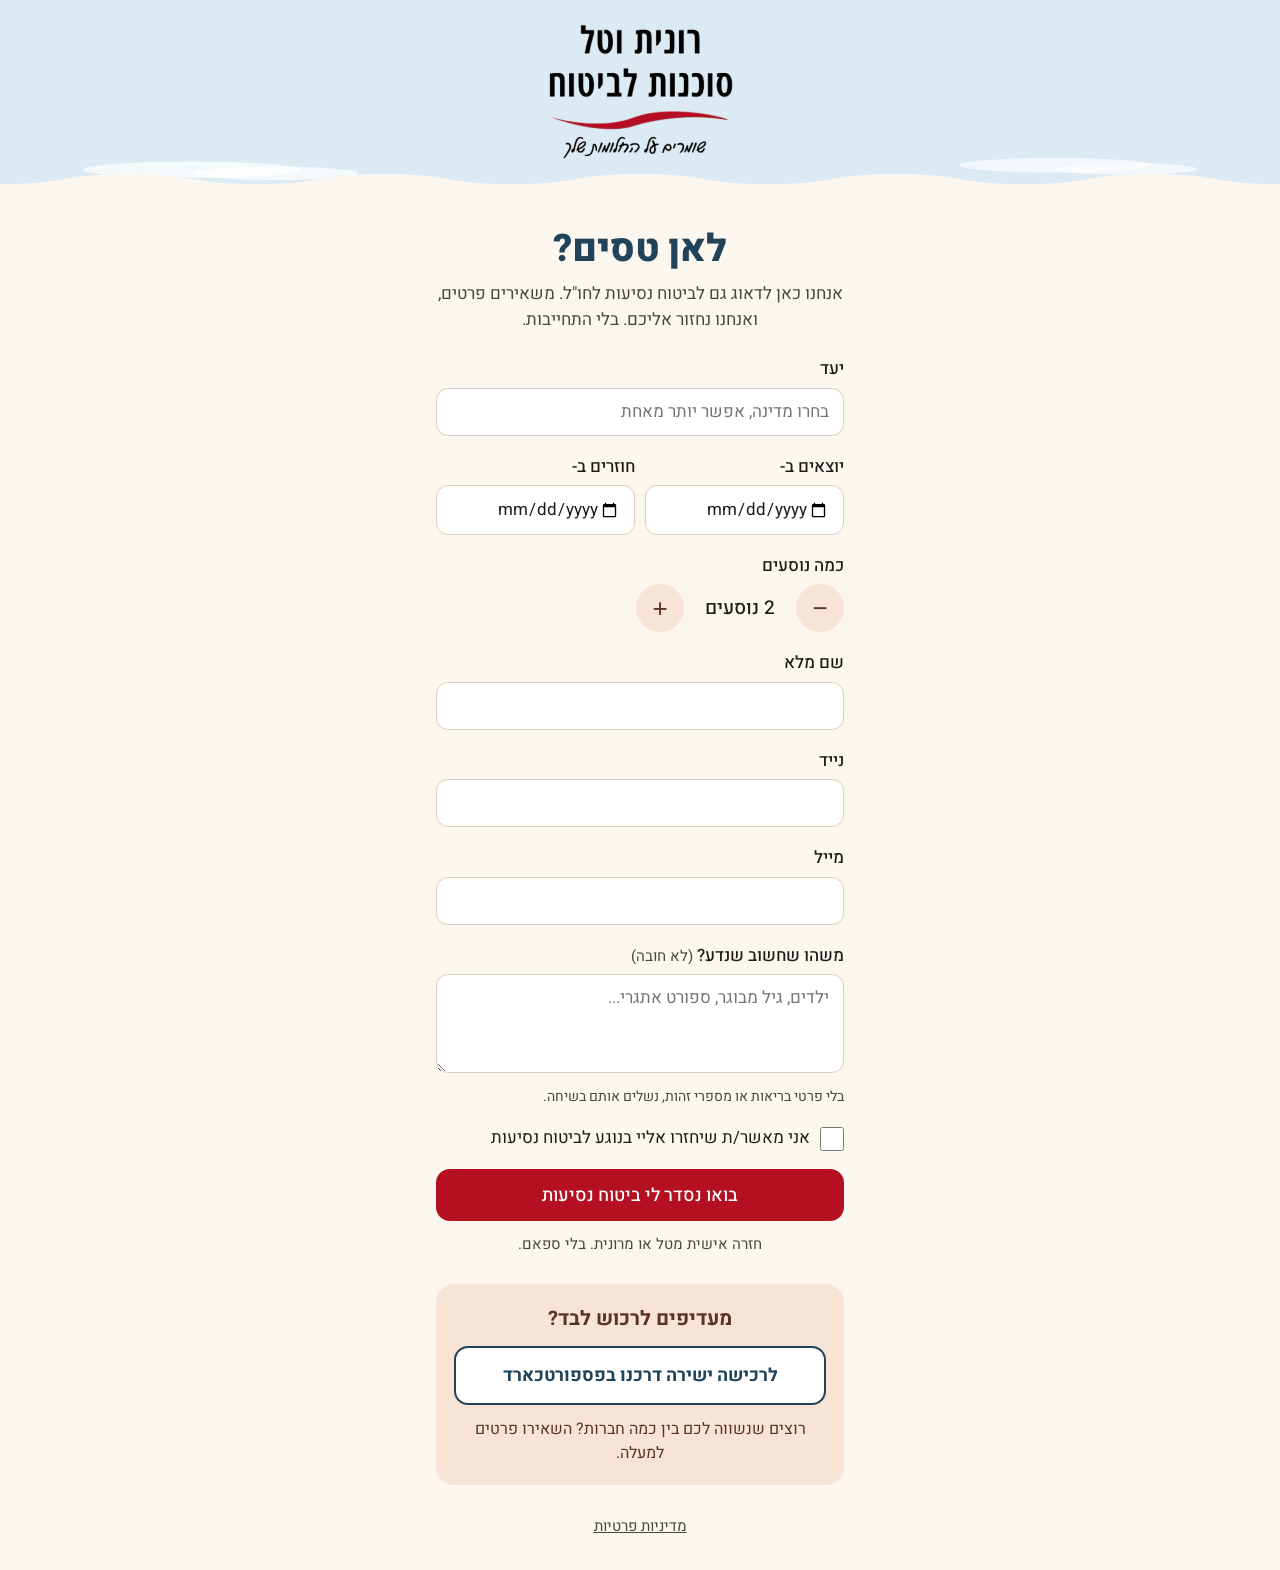
<file: index.html>
<!doctype html>
<html lang="he" dir="rtl">
<head>
  <meta charset="utf-8">
  <meta name="viewport" content="width=device-width, initial-scale=1">
  <meta http-equiv="Content-Security-Policy" content="default-src 'self'; connect-src https://docs.google.com; img-src 'self' data:; style-src 'self'; script-src 'self'; base-uri 'none'; form-action 'none'">
  <title>ביטוח נסיעות | רונית וטל סוכנות לביטוח</title>
  <meta name="description" content="משאירים פרטים לביטוח נסיעות לחו&quot;ל, ורונית וטל חוזרות אליכם. בלי התחייבות.">
  <link rel="stylesheet" href="style.css">
</head>
<body>
  <header class="top">
    <img class="logo" src="logo.png" alt="רונית וטל סוכנות לביטוח - שומרים על החלומות שלך" width="720" height="526">
    <svg class="clouds" viewBox="0 0 400 60" preserveAspectRatio="none" aria-hidden="true" focusable="false">
      <ellipse cx="60" cy="20" rx="34" ry="11" fill="#ffffff" opacity=".7"/>
      <ellipse cx="86" cy="25" rx="26" ry="9" fill="#ffffff" opacity=".7"/>
      <ellipse cx="330" cy="14" rx="30" ry="10" fill="#ffffff" opacity=".6"/>
      <ellipse cx="352" cy="19" rx="22" ry="8" fill="#ffffff" opacity=".6"/>
      <path fill="#fbf6ee" d="M0 60V40c20 0 20-14 40-14s20 14 40 14 20-14 40-14 20 14 40 14 20-14 40-14 20 14 40 14 20-14 40-14 20 14 40 14 20-14 40-14 20 14 40 14V60z"/>
    </svg>
  </header>

  <main>
    <section id="form-screen">
      <h1>לאן טסים?</h1>
      <p class="lead">אנחנו כאן לדאוג גם לביטוח נסיעות לחו"ל. משאירים פרטים, ואנחנו נחזור אליכם. בלי התחייבות.</p>

      <form id="lead-form" novalidate autocomplete="on">
        <div class="field">
          <label for="dest">יעד</label>
          <div class="combo" id="combo">
            <div class="combo-box" id="combo-box">
              <ul class="pills" id="pills" aria-label="המדינות שנבחרו"></ul>
              <input id="dest" type="text" role="combobox" aria-expanded="false" aria-controls="dest-list" aria-autocomplete="list" aria-describedby="err-dest" autocomplete="off" placeholder="בחרו מדינה, אפשר יותר מאחת">
            </div>
            <ul id="dest-list" class="options" role="listbox" aria-multiselectable="true" aria-label="מדינות" hidden></ul>
          </div>
          <p class="err" id="err-dest" role="alert"></p>
        </div>

        <div class="row2">
          <div class="field">
            <label for="depart">יוצאים ב-</label>
            <input id="depart" name="depart" type="date" aria-describedby="err-depart">
            <p class="err" id="err-depart" role="alert"></p>
          </div>
          <div class="field">
            <label for="ret">חוזרים ב-</label>
            <input id="ret" name="ret" type="date" aria-describedby="err-ret">
            <p class="err" id="err-ret" role="alert"></p>
          </div>
        </div>

        <div class="field">
          <span class="label" id="pax-label">כמה נוסעים</span>
          <div class="stepper" role="group" aria-labelledby="pax-label">
            <button type="button" id="pax-minus" class="step" aria-label="פחות נוסעים">&minus;</button>
            <output id="pax-out" aria-live="polite">2 נוסעים</output>
            <button type="button" id="pax-plus" class="step" aria-label="עוד נוסעים">+</button>
          </div>
        </div>

        <div class="field">
          <label for="name">שם מלא</label>
          <input id="name" name="name" type="text" autocomplete="name" maxlength="80" aria-describedby="err-name">
          <p class="err" id="err-name" role="alert"></p>
        </div>

        <div class="field">
          <label for="phone">נייד</label>
          <input id="phone" name="phone" type="tel" inputmode="tel" autocomplete="tel" maxlength="20" dir="ltr" class="ltr-input" aria-describedby="err-phone">
          <p class="err" id="err-phone" role="alert"></p>
        </div>

        <div class="field">
          <label for="email">מייל</label>
          <input id="email" name="email" type="email" inputmode="email" autocomplete="email" maxlength="120" dir="ltr" class="ltr-input" aria-describedby="err-email">
          <p class="err" id="err-email" role="alert"></p>
        </div>

        <div class="field">
          <label for="note">משהו שחשוב שנדע? <span class="optional">(לא חובה)</span></label>
          <textarea id="note" name="note" rows="3" maxlength="300" placeholder="ילדים, גיל מבוגר, ספורט אתגרי..." aria-describedby="note-hint"></textarea>
          <p class="hint" id="note-hint">בלי פרטי בריאות או מספרי זהות, נשלים אותם בשיחה.</p>
        </div>

        <div class="trap" aria-hidden="true">
          <label for="website">אל תמלאו שדה זה</label>
          <input id="website" name="website" type="text" tabindex="-1" autocomplete="off">
        </div>

        <div class="field consent">
          <label class="check" for="consent">
            <input id="consent" name="consent" type="checkbox" aria-describedby="err-consent">
            <span>אני מאשר/ת שיחזרו אליי בנוגע לביטוח נסיעות</span>
          </label>
          <p class="err" id="err-consent" role="alert"></p>
        </div>

        <p class="err form-err" id="err-form" role="alert"></p>
        <button type="submit" id="submit" class="cta">בואו נסדר לי ביטוח נסיעות</button>
        <p class="trust">חזרה אישית מטל או מרונית. בלי ספאם.</p>
      </form>

      <div class="direct">
        <p class="direct-title">מעדיפים לרכוש לבד?</p>
        <a class="buy" href="https://buy.passportcard.co.il/?AffiliateId=8t1RihMXChhlGEJBt2QjaA%3D%3D" target="_blank" rel="noopener noreferrer">לרכישה ישירה דרכנו בפספורטכארד</a>
        <p class="direct-note">רוצים שנשווה לכם בין כמה חברות? השאירו פרטים למעלה.</p>
      </div>
    </section>

    <section id="thanks-screen" class="thanks" hidden tabindex="-1">
      <div class="tick" aria-hidden="true">
        <svg viewBox="0 0 48 48" width="56" height="56" focusable="false"><circle cx="24" cy="24" r="22" fill="#ffffff"/><path d="M14 25l7 7 13-15" fill="none" stroke="#21435a" stroke-width="4" stroke-linecap="round" stroke-linejoin="round"/></svg>
      </div>
      <h2>תודה, קיבלנו</h2>
      <p id="thanks-line">נחזור אליכם בקרוב לסגור ביטוח נסיעות. נסיעה טובה מראש ✈️</p>
    </section>
  </main>

  <footer>
    <a href="privacy.html">מדיניות פרטיות</a>
  </footer>

  <script src="countries.js"></script>
  <script src="app.js"></script>
</body>
</html>
</file>
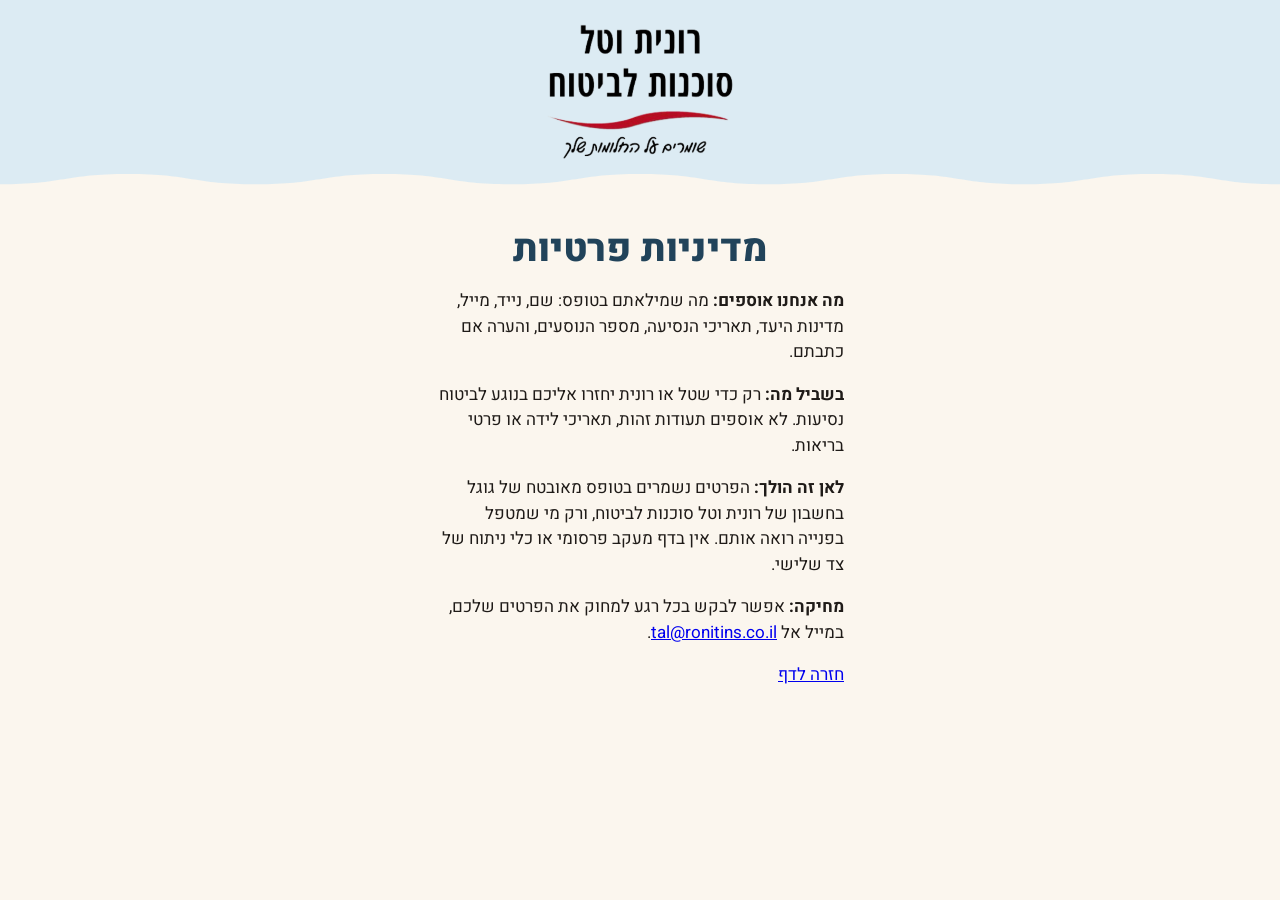
<file: privacy.html>
<!doctype html>
<html lang="he" dir="rtl">
<head>
  <meta charset="utf-8">
  <meta name="viewport" content="width=device-width, initial-scale=1">
  <title>מדיניות פרטיות | רונית וטל סוכנות לביטוח</title>
  <link rel="stylesheet" href="style.css">
</head>
<body>
  <header class="top">
    <img class="logo" src="logo.png" alt="רונית וטל סוכנות לביטוח" width="720" height="526">
    <svg class="clouds" viewBox="0 0 400 60" preserveAspectRatio="none" aria-hidden="true" focusable="false">
      <path fill="#fbf6ee" d="M0 60V40c20 0 20-14 40-14s20 14 40 14 20-14 40-14 20 14 40 14 20-14 40-14 20 14 40 14 20-14 40-14 20 14 40 14 20-14 40-14 20 14 40 14V60z"/>
    </svg>
  </header>
  <main>
    <h1>מדיניות פרטיות</h1>
    <p><strong>מה אנחנו אוספים:</strong> מה שמילאתם בטופס: שם, נייד, מייל, מדינות היעד, תאריכי הנסיעה, מספר הנוסעים, והערה אם כתבתם.</p>
    <p><strong>בשביל מה:</strong> רק כדי שטל או רונית יחזרו אליכם בנוגע לביטוח נסיעות. לא אוספים תעודות זהות, תאריכי לידה או פרטי בריאות.</p>
    <p><strong>לאן זה הולך:</strong> הפרטים נשמרים בטופס מאובטח של גוגל בחשבון של רונית וטל סוכנות לביטוח, ורק מי שמטפל בפנייה רואה אותם. אין בדף מעקב פרסומי או כלי ניתוח של צד שלישי.</p>
    <p><strong>מחיקה:</strong> אפשר לבקש בכל רגע למחוק את הפרטים שלכם, במייל אל <a href="mailto:tal@ronitins.co.il">tal@ronitins.co.il</a>.</p>
    <p><a href="index.html">חזרה לדף</a></p>
  </main>
</body>
</html>
</file>
<file: style.css>
@font-face {
  font-family: "Heebo";
  src: url("fonts/heebo-hebrew.woff2") format("woff2");
  font-weight: 100 900;
  font-style: normal;
  font-display: swap;
  unicode-range: U+0307-0308, U+0590-05FF, U+200C-2010, U+20AA, U+25CC, U+FB1D-FB4F;
}
@font-face {
  font-family: "Heebo";
  src: url("fonts/heebo-latin.woff2") format("woff2");
  font-weight: 100 900;
  font-style: normal;
  font-display: swap;
  unicode-range: U+0000-00FF, U+0131, U+0152-0153, U+02BB-02BC, U+02C6, U+02DA, U+02DC, U+2000-206F, U+20AC, U+2122, U+2191, U+2193, U+2212, U+2215, U+FEFF, U+FFFD;
}

:root {
  --cream: #fbf6ee;
  --sky: #dcebf3;
  --navy: #21435a;
  --peach: #f8e4d6;
  --peach-text: #5a3420;
  --wine: #b51021;
  --ink: #1f1b18;
  --ink-2: #4b4540;
  --field: #ffffff;
  --line: #d9cfc1;
  --warn: #8a3b12;
  --warn-bg: #fdf0e6;
}

* { box-sizing: border-box; }

html { -webkit-text-size-adjust: 100%; }

body {
  margin: 0;
  background: var(--cream);
  color: var(--ink);
  font-family: Heebo, "Segoe UI", Arial, sans-serif;
  font-weight: 400;
  font-size: 17px;
  line-height: 1.5;
}

.top {
  background: var(--sky);
  position: relative;
  padding: 22px 16px 0;
  text-align: center;
}
.logo { width: 150px; height: auto; display: block; margin: 0 auto; }
.clouds { display: block; width: calc(100% + 32px); margin: -6px -16px -1px; height: 44px; }

main { max-width: 440px; margin: 0 auto; padding: 4px 16px 8px; }

h1 {
  font-size: 38px;
  font-weight: 800;
  line-height: 1.15;
  text-align: center;
  color: var(--navy);
  margin: 18px 0 10px;
}
.lead { margin: 0 0 24px; color: var(--ink-2); text-align: center; }

.field { margin-bottom: 18px; }
.row2 { display: grid; grid-template-columns: 1fr 1fr; gap: 10px; }
@media (max-width: 380px) { .row2 { grid-template-columns: 1fr; gap: 0; } }

label, .label {
  display: block;
  font-weight: 500;
  margin-bottom: 6px;
  color: var(--ink);
}
.optional { font-weight: 400; color: var(--ink-2); font-size: 15px; }

input[type="text"], input[type="tel"], input[type="email"], input[type="date"], textarea {
  width: 100%;
  min-height: 48px;
  padding: 10px 14px;
  font: inherit;
  color: var(--ink);
  background: var(--field);
  border: 1.5px solid var(--line);
  border-radius: 12px;
  appearance: none;
  -webkit-appearance: none;
}
textarea { resize: vertical; min-height: 84px; }
input[type="date"] { text-align: right; }
.ltr-input { text-align: right; }
.ltr-input:not(:placeholder-shown) { text-align: left; }

input:focus-visible, textarea:focus-visible, button:focus-visible, a:focus-visible,
.check input:focus-visible {
  outline: 3px solid var(--navy);
  outline-offset: 2px;
}

.field.invalid input[type="text"], .field.invalid input[type="tel"], .field.invalid input[type="email"],
.field.invalid input[type="date"], .field.invalid .combo-box {
  border-color: var(--warn);
}

.err {
  display: none;
  margin: 6px 0 0;
  padding: 6px 10px;
  color: var(--warn);
  background: var(--warn-bg);
  border-radius: 8px;
  font-size: 15px;
}
.err.on { display: block; }

.hint { margin: 6px 0 0; font-size: 14px; color: var(--ink-2); }

/* בחירת מדינות */
.combo { position: relative; }
.combo-box {
  display: flex;
  flex-wrap: wrap;
  gap: 6px;
  align-items: center;
  min-height: 48px;
  padding: 6px 10px;
  background: var(--field);
  border: 1.5px solid var(--line);
  border-radius: 12px;
}
.combo-box:focus-within { outline: 3px solid var(--navy); outline-offset: 2px; }
.combo-box input {
  flex: 1 1 120px;
  min-width: 120px;
  min-height: 34px;
  border: 0;
  padding: 4px 4px;
  background: transparent;
  outline: none;
}
.pills { display: contents; list-style: none; margin: 0; padding: 0; }
.pill {
  display: inline-flex;
  align-items: center;
  gap: 6px;
  min-height: 34px;
  padding: 2px 6px 2px 12px;
  background: var(--peach);
  color: var(--peach-text);
  border-radius: 999px;
}
.pill button {
  width: 30px;
  height: 30px;
  border: 0;
  border-radius: 50%;
  background: transparent;
  color: var(--peach-text);
  font-size: 20px;
  line-height: 1;
  cursor: pointer;
}
.options {
  position: absolute;
  z-index: 5;
  inset-inline: 0;
  top: calc(100% + 4px);
  max-height: 260px;
  overflow-y: auto;
  margin: 0;
  padding: 4px;
  list-style: none;
  background: var(--field);
  border: 1.5px solid var(--line);
  border-radius: 12px;
}
.options li[role="option"] {
  min-height: 44px;
  padding: 10px 12px;
  border-radius: 8px;
  cursor: pointer;
}
.options li[role="option"].active, .options li[role="option"]:hover { background: var(--peach); color: var(--peach-text); }
.options li.group { padding: 6px 12px 2px; font-size: 13px; color: var(--ink-2); }
.options li.empty { padding: 10px 12px; color: var(--ink-2); }

/* נוסעים */
.stepper { display: inline-flex; align-items: center; gap: 8px; }
.step {
  width: 48px;
  height: 48px;
  border: 0;
  border-radius: 999px;
  background: var(--peach);
  color: var(--peach-text);
  font-size: 26px;
  line-height: 1;
  cursor: pointer;
}
.step:disabled { opacity: .45; cursor: default; }
#pax-out { min-width: 96px; text-align: center; font-size: 19px; font-weight: 500; }

/* הסכמה */
.check { display: flex; align-items: flex-start; gap: 10px; font-weight: 400; cursor: pointer; margin: 0; }
.check input { width: 24px; height: 24px; margin: 2px 0 0; flex: none; accent-color: var(--wine); }

.cta {
  width: 100%;
  min-height: 52px;
  padding: 12px 16px;
  border: 0;
  border-radius: 14px;
  background: var(--wine);
  color: #fff;
  font: inherit;
  font-weight: 500;
  font-size: 18px;
  cursor: pointer;
}
.cta:disabled { opacity: .7; cursor: default; }
.trust { text-align: center; color: var(--ink-2); font-size: 15px; margin: 12px 0 0; }
.form-err { margin-bottom: 12px; }
.direct {
  text-align: center;
  margin: 28px 0 0;
  padding: 20px 18px;
  background: var(--peach);
  border-radius: 18px;
}
.direct-title { margin: 0 0 12px; font-size: 20px; font-weight: 700; color: var(--peach-text); }
.buy {
  display: block;
  padding: 14px 16px;
  min-height: 52px;
  background: #fff;
  color: var(--navy);
  border: 2px solid var(--navy);
  border-radius: 14px;
  font-size: 18px;
  font-weight: 700;
  text-decoration: none;
}
.buy:hover { background: var(--navy); color: #fff; }
.direct-note { margin: 12px 0 0; font-size: 16px; color: var(--peach-text); }

/* מלכודת לרובוטים: מחוץ למסך, לא display:none (רובוטים מזהים) */
.trap { position: absolute; inset-inline-start: -9999px; width: 1px; height: 1px; overflow: hidden; }

/* מסך תודה */
.thanks {
  text-align: center;
  background: var(--sky);
  border-radius: 20px;
  padding: 36px 20px;
  margin-top: 16px;
}
.thanks:focus { outline: none; }
.thanks h2 { font-size: 28px; font-weight: 500; color: var(--navy); margin: 10px 0 6px; }
.thanks p { margin: 0; color: var(--navy); }
[hidden] { display: none !important; }

footer { text-align: center; padding: 20px 16px 32px; }
footer a { color: var(--ink-2); font-size: 15px; }

@media (min-width: 600px) {
  .logo { width: 190px; }
  main { padding-top: 12px; }
}
</file>
